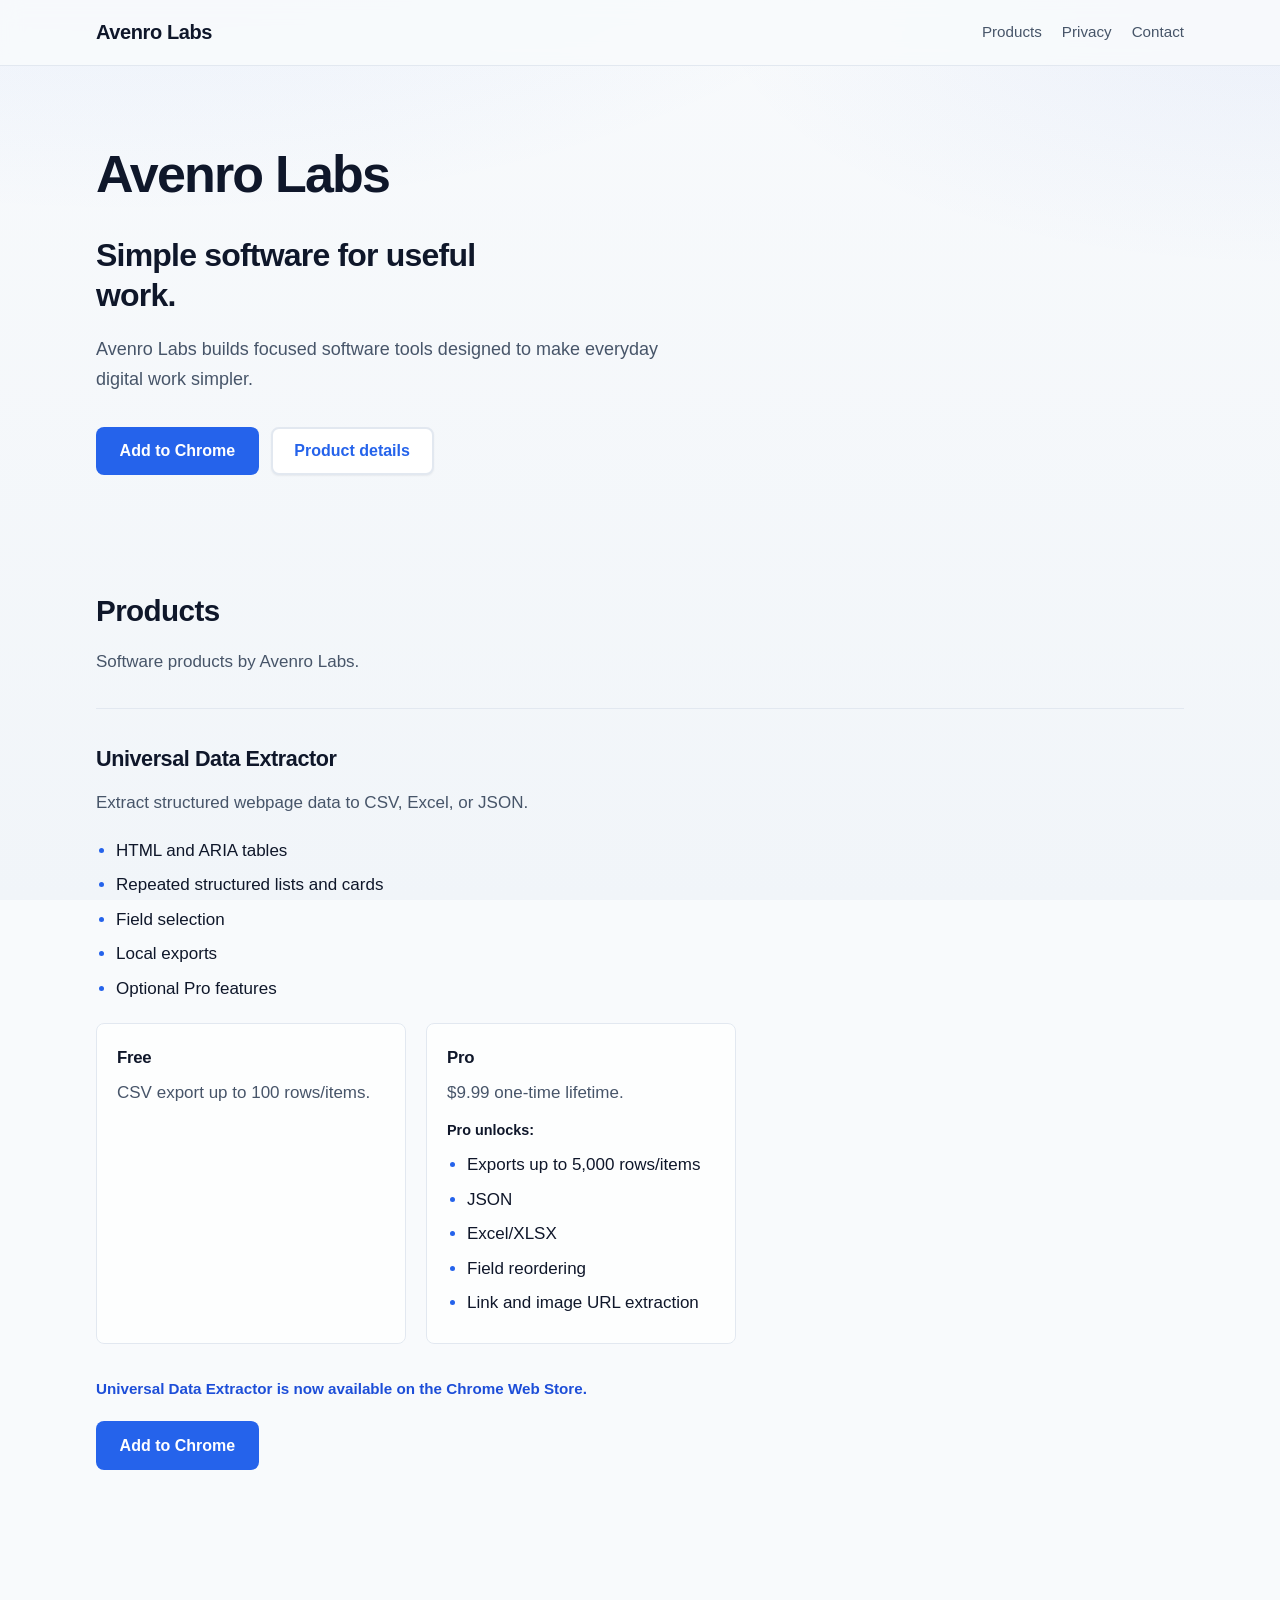
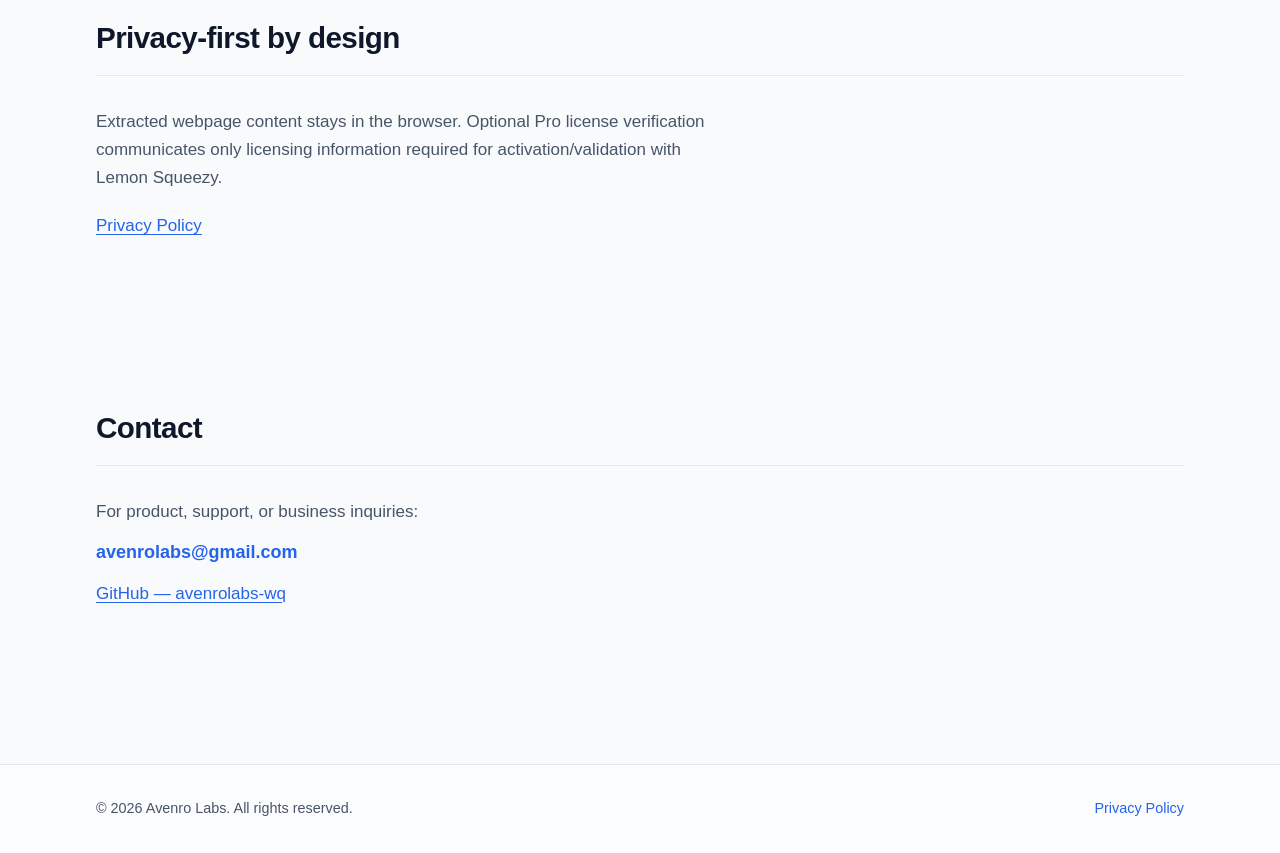
<file: index.html>
<!DOCTYPE html>
<html lang="en">
<head>
  <meta charset="utf-8">
  <meta name="viewport" content="width=device-width, initial-scale=1">
  <title>Avenro Labs — Software Products</title>
  <meta name="description" content="Avenro Labs builds focused software tools including Universal Data Extractor for Chrome, available on the Chrome Web Store.">
  <meta property="og:title" content="Avenro Labs — Software Products">
  <meta property="og:description" content="Avenro Labs builds focused software tools including Universal Data Extractor for Chrome, available on the Chrome Web Store.">
  <meta property="og:type" content="website">
  <meta property="og:url" content="https://avenrolabs-wq.github.io/">
  <meta name="theme-color" content="#2563EB">
  <link rel="stylesheet" href="styles.css">
</head>
<body>
  <a class="skip-link" href="#main">Skip to content</a>

  <header class="site-header">
    <div class="wrap site-header__inner">
      <a class="brand" href="/">Avenro Labs</a>
      <nav class="site-nav" aria-label="Primary">
        <ul>
          <li><a href="#products">Products</a></li>
          <li><a href="#privacy">Privacy</a></li>
          <li><a href="#contact">Contact</a></li>
        </ul>
      </nav>
    </div>
  </header>

  <main id="main">
    <section class="hero" aria-labelledby="hero-heading">
      <div class="wrap">
        <p class="hero__brand">Avenro Labs</p>
        <h1 id="hero-heading">Simple software for useful work.</h1>
        <p class="hero__lead">
          Avenro Labs builds focused software tools designed to make everyday digital work simpler.
        </p>
        <div class="hero__actions">
          <a class="button" href="https://chromewebstore.google.com/detail/mjefchghiimmniobemanfgddlcccpein">Add to Chrome</a>
          <a class="button button--secondary" href="#products">Product details</a>
        </div>
      </div>
    </section>

    <section id="products" class="section" aria-labelledby="products-heading">
      <div class="wrap">
        <h2 id="products-heading" class="section__title">Products</h2>
        <p class="section__lead">Software products by Avenro Labs.</p>

        <article class="product" aria-labelledby="ude-heading">
          <h3 id="ude-heading" class="product__name">Universal Data Extractor</h3>
          <p class="product__desc">
            Extract structured webpage data to CSV, Excel, or JSON.
          </p>
          <ul class="feature-list">
            <li>HTML and ARIA tables</li>
            <li>Repeated structured lists and cards</li>
            <li>Field selection</li>
            <li>Local exports</li>
            <li>Optional Pro features</li>
          </ul>

          <div class="product-plans">
            <div class="product-plan">
              <h4 class="product-plan__title">Free</h4>
              <p class="product-plan__text">CSV export up to 100 rows/items.</p>
            </div>
            <div class="product-plan">
              <h4 class="product-plan__title">Pro</h4>
              <p class="product-plan__text">$9.99 one-time lifetime.</p>
              <p class="product-plan__label">Pro unlocks:</p>
              <ul class="feature-list product-plan__list">
                <li>Exports up to 5,000 rows/items</li>
                <li>JSON</li>
                <li>Excel/XLSX</li>
                <li>Field reordering</li>
                <li>Link and image URL extraction</li>
              </ul>
            </div>
          </div>

          <p class="product__status">Universal Data Extractor is now available on the Chrome Web Store.</p>
          <p class="product__actions">
            <a class="button" href="https://chromewebstore.google.com/detail/mjefchghiimmniobemanfgddlcccpein">Add to Chrome</a>
          </p>
        </article>
      </div>
    </section>

    <section id="privacy" class="section section--privacy" aria-labelledby="privacy-heading">
      <div class="wrap">
        <h2 id="privacy-heading" class="section__title">Privacy-first by design</h2>
        <div class="privacy-panel">
          <p>
            Extracted webpage content stays in the browser. Optional Pro license verification
            communicates only licensing information required for activation/validation with Lemon
            Squeezy.
          </p>
          <p>
            <a href="/privacy/universal-data-extractor.html">Privacy Policy</a>
          </p>
        </div>
      </div>
    </section>

    <section id="contact" class="section section--contact" aria-labelledby="contact-heading">
      <div class="wrap">
        <h2 id="contact-heading" class="section__title">Contact</h2>
        <div class="contact-block">
          <p>For product, support, or business inquiries:</p>
          <p>
            <a class="contact-email" href="mailto:avenrolabs@gmail.com">avenrolabs@gmail.com</a>
          </p>
          <p>
            <a href="https://github.com/avenrolabs-wq">GitHub — avenrolabs-wq</a>
          </p>
        </div>
      </div>
    </section>
  </main>

  <footer class="site-footer">
    <div class="wrap site-footer__inner">
      <p>© 2026 Avenro Labs. All rights reserved.</p>
      <p>
        <a href="/privacy/universal-data-extractor.html">Privacy Policy</a>
      </p>
    </div>
  </footer>
</body>
</html>
</file>
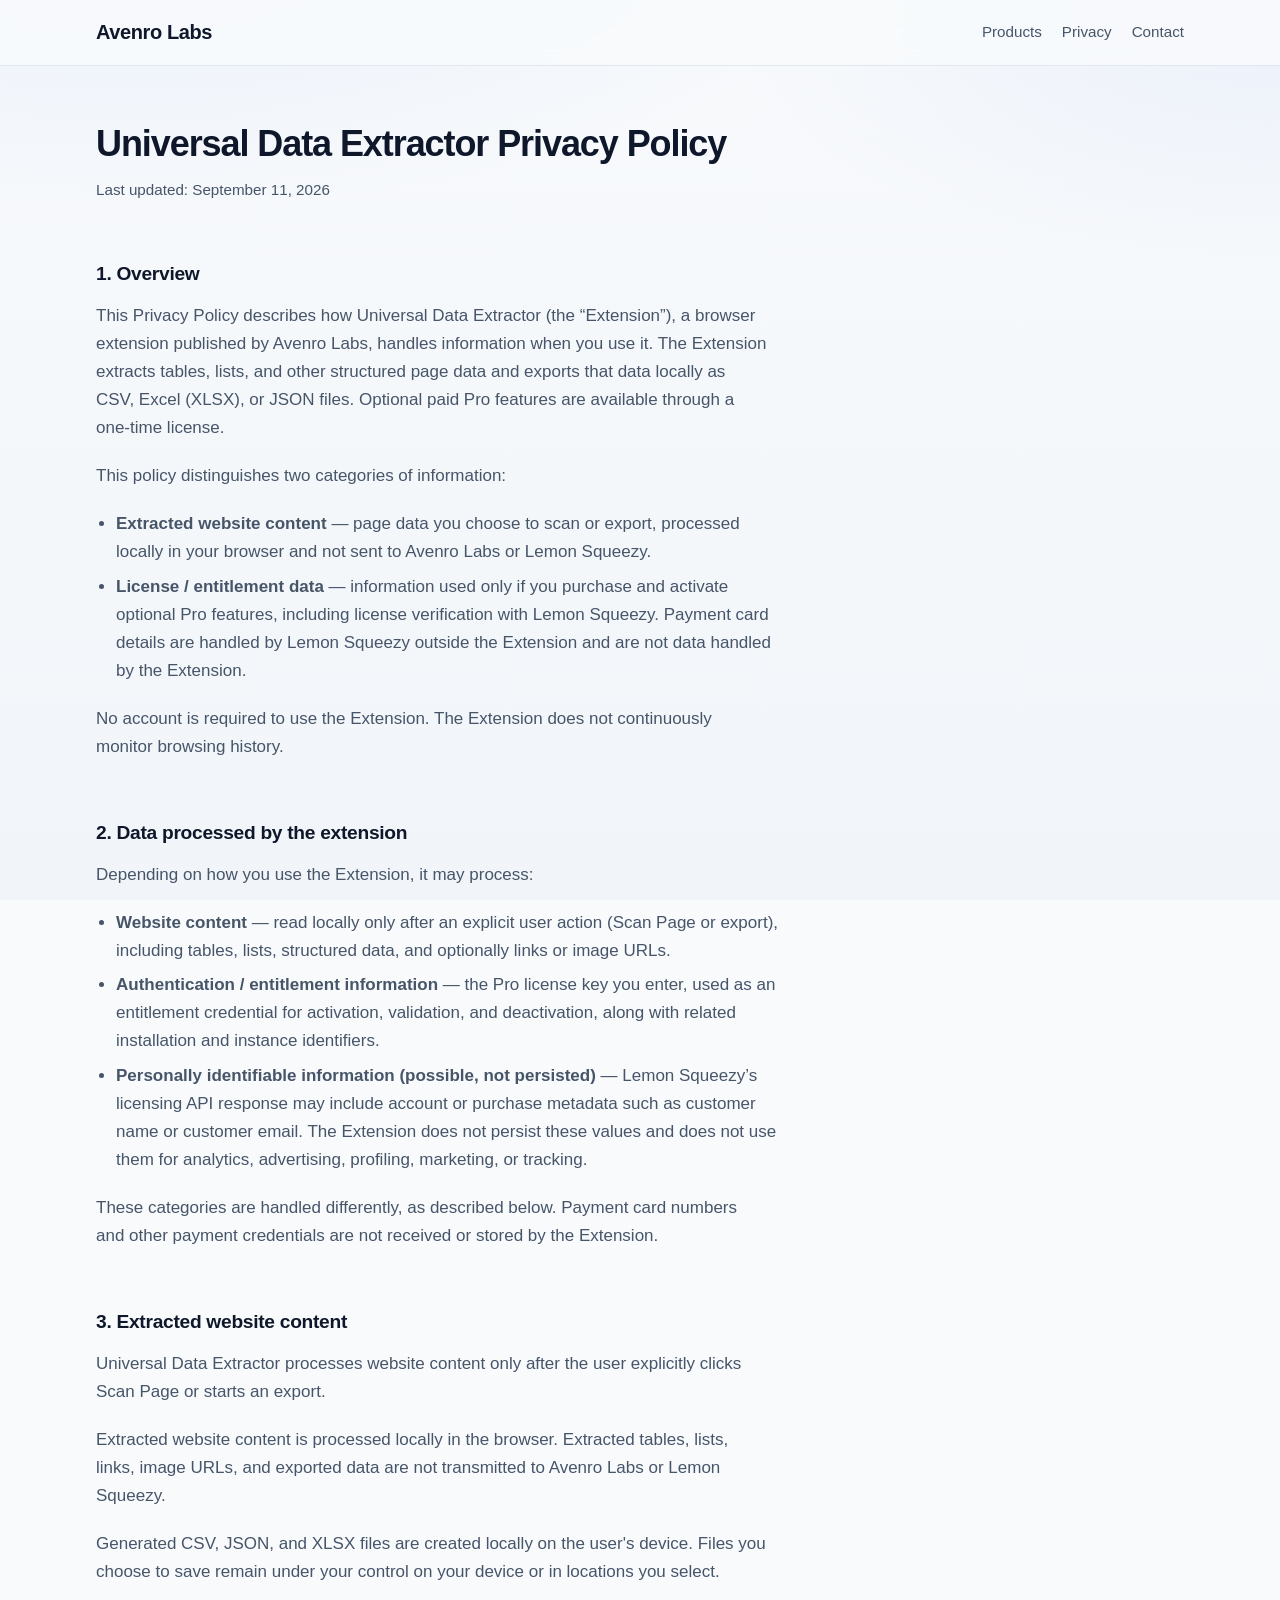
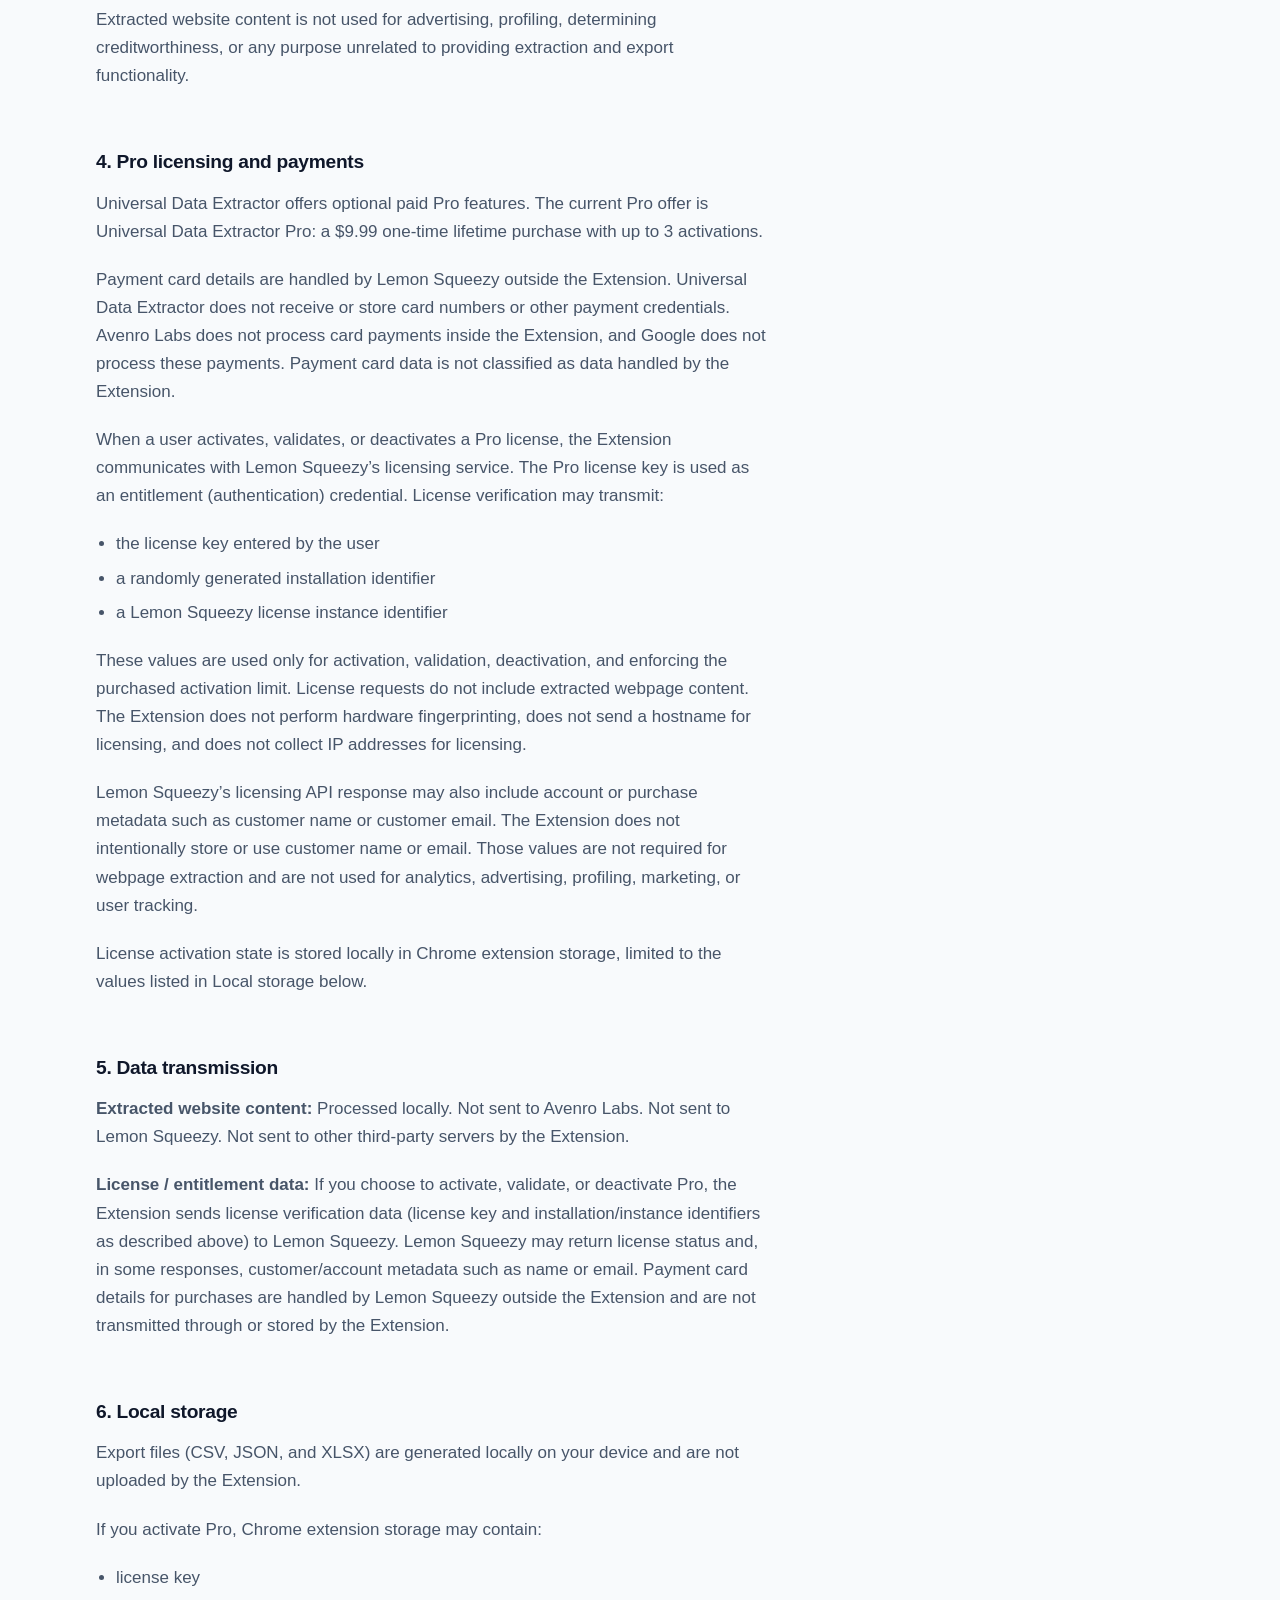
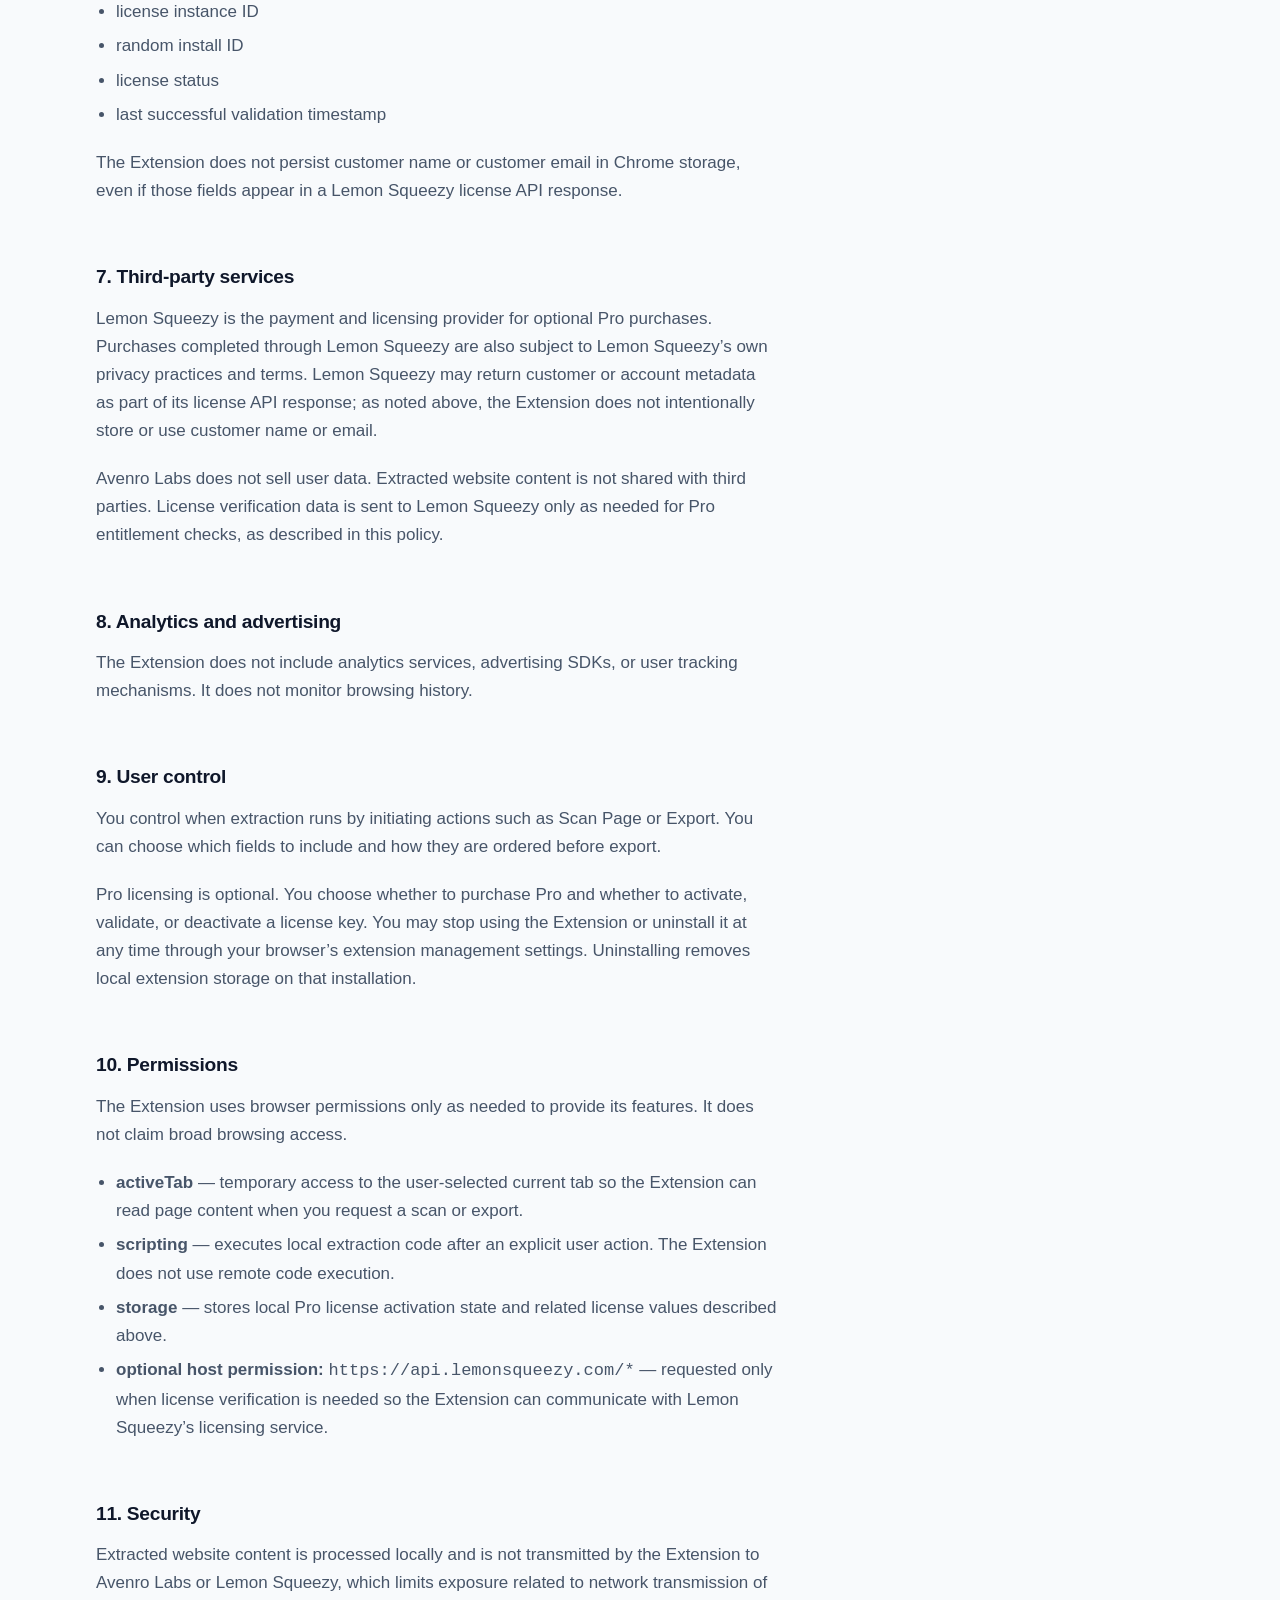
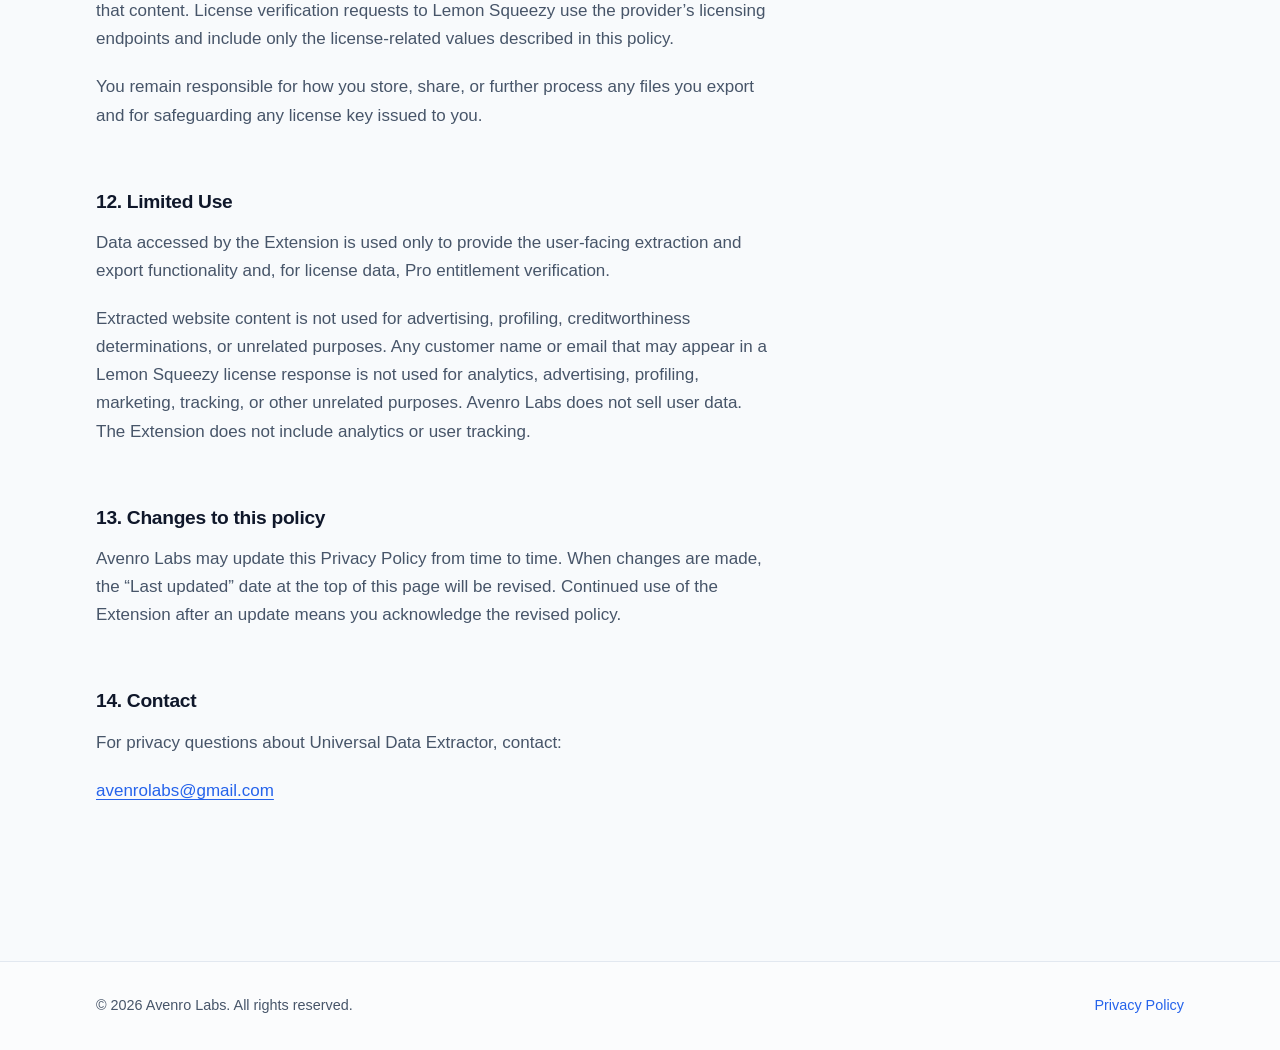
<file: privacy/universal-data-extractor.html>
<!DOCTYPE html>
<html lang="en">
<head>
  <meta charset="utf-8">
  <meta name="viewport" content="width=device-width, initial-scale=1">
  <title>Universal Data Extractor Privacy Policy — Avenro Labs</title>
  <meta name="description" content="Privacy policy for Universal Data Extractor by Avenro Labs. Extracted website content is processed locally; optional Pro licensing uses Lemon Squeezy.">
  <meta property="og:title" content="Universal Data Extractor Privacy Policy — Avenro Labs">
  <meta property="og:description" content="Privacy policy for Universal Data Extractor by Avenro Labs. Extracted website content is processed locally; optional Pro licensing uses Lemon Squeezy.">
  <meta property="og:type" content="website">
  <meta property="og:url" content="https://avenrolabs-wq.github.io/privacy/universal-data-extractor.html">
  <meta name="theme-color" content="#2563EB">
  <link rel="stylesheet" href="../styles.css">
</head>
<body class="policy-page">
  <a class="skip-link" href="#main">Skip to content</a>

  <header class="site-header">
    <div class="wrap site-header__inner">
      <a class="brand" href="/">Avenro Labs</a>
      <nav class="site-nav" aria-label="Primary">
        <ul>
          <li><a href="/#products">Products</a></li>
          <li><a href="/#privacy">Privacy</a></li>
          <li><a href="/#contact">Contact</a></li>
        </ul>
      </nav>
    </div>
  </header>

  <main id="main" class="policy">
    <div class="wrap">
      <h1>Universal Data Extractor Privacy Policy</h1>
      <p class="policy__meta">Last updated: September 11, 2026</p>

      <h2>1. Overview</h2>
      <p>
        This Privacy Policy describes how Universal Data Extractor (the “Extension”), a browser extension
        published by Avenro Labs, handles information when you use it. The Extension extracts tables, lists,
        and other structured page data and exports that data locally as CSV, Excel (XLSX), or JSON files.
        Optional paid Pro features are available through a one-time license.
      </p>
      <p>
        This policy distinguishes two categories of information:
      </p>
      <ul>
        <li>
          <strong>Extracted website content</strong> — page data you choose to scan or export, processed
          locally in your browser and not sent to Avenro Labs or Lemon Squeezy.
        </li>
        <li>
          <strong>License / entitlement data</strong> — information used only if you purchase and activate
          optional Pro features, including license verification with Lemon Squeezy. Payment card details are
          handled by Lemon Squeezy outside the Extension and are not data handled by the Extension.
        </li>
      </ul>
      <p>
        No account is required to use the Extension. The Extension does not continuously monitor browsing
        history.
      </p>

      <h2>2. Data processed by the extension</h2>
      <p>
        Depending on how you use the Extension, it may process:
      </p>
      <ul>
        <li>
          <strong>Website content</strong> — read locally only after an explicit user action (Scan Page or
          export), including tables, lists, structured data, and optionally links or image URLs.
        </li>
        <li>
          <strong>Authentication / entitlement information</strong> — the Pro license key you enter, used as
          an entitlement credential for activation, validation, and deactivation, along with related
          installation and instance identifiers.
        </li>
        <li>
          <strong>Personally identifiable information (possible, not persisted)</strong> — Lemon Squeezy’s
          licensing API response may include account or purchase metadata such as customer name or customer
          email. The Extension does not persist these values and does not use them for analytics,
          advertising, profiling, marketing, or tracking.
        </li>
      </ul>
      <p>
        These categories are handled differently, as described below. Payment card numbers and other payment
        credentials are not received or stored by the Extension.
      </p>

      <h2>3. Extracted website content</h2>
      <p>
        Universal Data Extractor processes website content only after the user explicitly clicks Scan Page
        or starts an export.
      </p>
      <p>
        Extracted website content is processed locally in the browser. Extracted tables, lists, links, image
        URLs, and exported data are not transmitted to Avenro Labs or Lemon Squeezy.
      </p>
      <p>
        Generated CSV, JSON, and XLSX files are created locally on the user's device. Files you choose to
        save remain under your control on your device or in locations you select.
      </p>
      <p>
        Extracted website content is not used for advertising, profiling, determining creditworthiness, or
        any purpose unrelated to providing extraction and export functionality.
      </p>

      <h2>4. Pro licensing and payments</h2>
      <p>
        Universal Data Extractor offers optional paid Pro features. The current Pro offer is Universal Data
        Extractor Pro: a $9.99 one-time lifetime purchase with up to 3 activations.
      </p>
      <p>
        Payment card details are handled by Lemon Squeezy outside the Extension. Universal Data Extractor
        does not receive or store card numbers or other payment credentials. Avenro Labs does not process
        card payments inside the Extension, and Google does not process these payments. Payment card data
        is not classified as data handled by the Extension.
      </p>
      <p>
        When a user activates, validates, or deactivates a Pro license, the Extension communicates with
        Lemon Squeezy’s licensing service. The Pro license key is used as an entitlement (authentication)
        credential. License verification may transmit:
      </p>
      <ul>
        <li>the license key entered by the user</li>
        <li>a randomly generated installation identifier</li>
        <li>a Lemon Squeezy license instance identifier</li>
      </ul>
      <p>
        These values are used only for activation, validation, deactivation, and enforcing the purchased
        activation limit. License requests do not include extracted webpage content. The Extension does not
        perform hardware fingerprinting, does not send a hostname for licensing, and does not collect IP
        addresses for licensing.
      </p>
      <p>
        Lemon Squeezy’s licensing API response may also include account or purchase metadata such as
        customer name or customer email. The Extension does not intentionally store or use customer name or
        email. Those values are not required for webpage extraction and are not used for analytics,
        advertising, profiling, marketing, or user tracking.
      </p>
      <p>
        License activation state is stored locally in Chrome extension storage, limited to the values listed
        in Local storage below.
      </p>

      <h2>5. Data transmission</h2>
      <p>
        <strong>Extracted website content:</strong> Processed locally. Not sent to Avenro Labs. Not sent to
        Lemon Squeezy. Not sent to other third-party servers by the Extension.
      </p>
      <p>
        <strong>License / entitlement data:</strong> If you choose to activate, validate, or deactivate Pro,
        the Extension sends license verification data (license key and installation/instance identifiers as
        described above) to Lemon Squeezy. Lemon Squeezy may return license status and, in some responses,
        customer/account metadata such as name or email. Payment card details for purchases are handled by
        Lemon Squeezy outside the Extension and are not transmitted through or stored by the Extension.
      </p>

      <h2>6. Local storage</h2>
      <p>
        Export files (CSV, JSON, and XLSX) are generated locally on your device and are not uploaded by the
        Extension.
      </p>
      <p>
        If you activate Pro, Chrome extension storage may contain:
      </p>
      <ul>
        <li>license key</li>
        <li>license instance ID</li>
        <li>random install ID</li>
        <li>license status</li>
        <li>last successful validation timestamp</li>
      </ul>
      <p>
        The Extension does not persist customer name or customer email in Chrome storage, even if those
        fields appear in a Lemon Squeezy license API response.
      </p>

      <h2>7. Third-party services</h2>
      <p>
        Lemon Squeezy is the payment and licensing provider for optional Pro purchases. Purchases completed
        through Lemon Squeezy are also subject to Lemon Squeezy’s own privacy practices and terms. Lemon
        Squeezy may return customer or account metadata as part of its license API response; as noted above,
        the Extension does not intentionally store or use customer name or email.
      </p>
      <p>
        Avenro Labs does not sell user data. Extracted website content is not shared with third parties.
        License verification data is sent to Lemon Squeezy only as needed for Pro entitlement checks, as
        described in this policy.
      </p>

      <h2>8. Analytics and advertising</h2>
      <p>
        The Extension does not include analytics services, advertising SDKs, or user tracking mechanisms.
        It does not monitor browsing history.
      </p>

      <h2>9. User control</h2>
      <p>
        You control when extraction runs by initiating actions such as Scan Page or Export. You can choose
        which fields to include and how they are ordered before export.
      </p>
      <p>
        Pro licensing is optional. You choose whether to purchase Pro and whether to activate, validate, or
        deactivate a license key. You may stop using the Extension or uninstall it at any time through your
        browser’s extension management settings. Uninstalling removes local extension storage on that
        installation.
      </p>

      <h2>10. Permissions</h2>
      <p>
        The Extension uses browser permissions only as needed to provide its features. It does not claim
        broad browsing access.
      </p>
      <ul>
        <li>
          <strong>activeTab</strong> — temporary access to the user-selected current tab so the Extension can
          read page content when you request a scan or export.
        </li>
        <li>
          <strong>scripting</strong> — executes local extraction code after an explicit user action. The
          Extension does not use remote code execution.
        </li>
        <li>
          <strong>storage</strong> — stores local Pro license activation state and related license values
          described above.
        </li>
        <li>
          <strong>optional host permission:</strong> <code>https://api.lemonsqueezy.com/*</code> — requested
          only when license verification is needed so the Extension can communicate with Lemon Squeezy’s
          licensing service.
        </li>
      </ul>

      <h2>11. Security</h2>
      <p>
        Extracted website content is processed locally and is not transmitted by the Extension to Avenro Labs
        or Lemon Squeezy, which limits exposure related to network transmission of that content. License
        verification requests to Lemon Squeezy use the provider’s licensing endpoints and include only the
        license-related values described in this policy.
      </p>
      <p>
        You remain responsible for how you store, share, or further process any files you export and for
        safeguarding any license key issued to you.
      </p>

      <h2>12. Limited Use</h2>
      <p>
        Data accessed by the Extension is used only to provide the user-facing extraction and export
        functionality and, for license data, Pro entitlement verification.
      </p>
      <p>
        Extracted website content is not used for advertising, profiling, creditworthiness determinations,
        or unrelated purposes. Any customer name or email that may appear in a Lemon Squeezy license response
        is not used for analytics, advertising, profiling, marketing, tracking, or other unrelated purposes.
        Avenro Labs does not sell user data. The Extension does not include analytics or user tracking.
      </p>

      <h2>13. Changes to this policy</h2>
      <p>
        Avenro Labs may update this Privacy Policy from time to time. When changes are made, the “Last updated”
        date at the top of this page will be revised. Continued use of the Extension after an update means you
        acknowledge the revised policy.
      </p>

      <h2>14. Contact</h2>
      <p>
        For privacy questions about Universal Data Extractor, contact:
      </p>
      <p>
        <a href="mailto:avenrolabs@gmail.com">avenrolabs@gmail.com</a>
      </p>
    </div>
  </main>

  <footer class="site-footer">
    <div class="wrap site-footer__inner">
      <p>© 2026 Avenro Labs. All rights reserved.</p>
      <p>
        <a href="/privacy/universal-data-extractor.html">Privacy Policy</a>
      </p>
    </div>
  </footer>
</body>
</html>
</file>
<file: styles.css>
/* Avenro Labs — site styles */

:root {
  --color-primary: #2563eb;
  --color-primary-dark: #1d4ed8;
  --color-text: #0f172a;
  --color-text-muted: #475569;
  --color-bg: #f8fafc;
  --color-surface: #ffffff;
  --color-border: #e2e8f0;
  --color-focus: #2563eb;
  --font-sans: "Segoe UI", "Helvetica Neue", ui-sans-serif, sans-serif;
  --font-display: "Segoe UI", "Helvetica Neue", ui-sans-serif, sans-serif;
  --space-xs: 0.5rem;
  --space-sm: 0.75rem;
  --space-md: 1.25rem;
  --space-lg: 2rem;
  --space-xl: 3.5rem;
  --space-2xl: 5rem;
  --max-width: 68rem;
  --radius: 0.5rem;
  --transition: 180ms ease;
}

*,
*::before,
*::after {
  box-sizing: border-box;
}

html {
  scroll-behavior: smooth;
}

@media (prefers-reduced-motion: reduce) {
  html {
    scroll-behavior: auto;
  }

  *,
  *::before,
  *::after {
    animation-duration: 0.01ms !important;
    animation-iteration-count: 1 !important;
    transition-duration: 0.01ms !important;
  }
}

body {
  margin: 0;
  font-family: var(--font-sans);
  font-size: 1.0625rem;
  line-height: 1.65;
  color: var(--color-text);
  background-color: var(--color-bg);
  background-image:
    radial-gradient(ellipse 120% 80% at 10% -20%, rgba(37, 99, 235, 0.09), transparent 55%),
    radial-gradient(ellipse 90% 60% at 100% 0%, rgba(29, 78, 216, 0.06), transparent 50%),
    linear-gradient(180deg, #f8fafc 0%, #f1f5f9 100%);
  background-attachment: fixed;
  min-height: 100vh;
}

img {
  max-width: 100%;
  height: auto;
}

a {
  color: var(--color-primary);
  text-decoration-thickness: 1px;
  text-underline-offset: 0.2em;
  transition: color var(--transition);
}

a:hover {
  color: var(--color-primary-dark);
}

a:focus-visible,
.button:focus-visible,
.site-nav a:focus-visible {
  outline: 2px solid var(--color-focus);
  outline-offset: 3px;
}

.skip-link {
  position: absolute;
  top: -100%;
  left: var(--space-md);
  z-index: 100;
  padding: var(--space-xs) var(--space-md);
  background: var(--color-surface);
  color: var(--color-text);
  border: 1px solid var(--color-border);
  border-radius: var(--radius);
  text-decoration: none;
  font-weight: 600;
}

.skip-link:focus {
  top: var(--space-sm);
}

.wrap {
  width: min(100% - 2rem, var(--max-width));
  margin-inline: auto;
}

/* Header */

.site-header {
  position: sticky;
  top: 0;
  z-index: 50;
  background: rgba(248, 250, 252, 0.92);
  backdrop-filter: blur(10px);
  border-bottom: 1px solid var(--color-border);
}

.site-header__inner {
  display: flex;
  align-items: center;
  justify-content: space-between;
  gap: var(--space-md);
  padding-block: 1rem;
}

.brand {
  font-family: var(--font-display);
  font-size: 1.25rem;
  font-weight: 700;
  letter-spacing: -0.02em;
  color: var(--color-text);
  text-decoration: none;
}

.brand:hover {
  color: var(--color-primary);
}

.site-nav ul {
  display: flex;
  flex-wrap: wrap;
  gap: 0.25rem 1.25rem;
  list-style: none;
  margin: 0;
  padding: 0;
}

.site-nav a {
  color: var(--color-text-muted);
  text-decoration: none;
  font-weight: 500;
  font-size: 0.95rem;
}

.site-nav a:hover {
  color: var(--color-primary);
}

/* Hero */

.hero {
  padding-block: var(--space-2xl) var(--space-xl);
  animation: fade-up 0.7s ease both;
}

.hero__brand {
  display: block;
  font-family: var(--font-display);
  font-size: clamp(2.25rem, 5vw, 3.25rem);
  font-weight: 750;
  letter-spacing: -0.035em;
  line-height: 1.1;
  color: var(--color-text);
  margin: 0 0 var(--space-lg);
}

.hero h1 {
  font-family: var(--font-display);
  font-size: clamp(1.5rem, 3.2vw, 2rem);
  font-weight: 600;
  letter-spacing: -0.025em;
  line-height: 1.25;
  color: var(--color-text);
  margin: 0 0 var(--space-md);
  max-width: 22ch;
}

.hero__lead {
  margin: 0 0 var(--space-lg);
  max-width: 38rem;
  color: var(--color-text-muted);
  font-size: 1.125rem;
}

.hero__actions {
  display: flex;
  flex-wrap: wrap;
  gap: var(--space-sm);
  align-items: center;
}

.button {
  display: inline-flex;
  align-items: center;
  justify-content: center;
  gap: 0.5rem;
  padding: 0.8rem 1.35rem;
  font: inherit;
  font-weight: 600;
  font-size: 1rem;
  line-height: 1.2;
  color: #ffffff;
  background: var(--color-primary);
  border: 2px solid transparent;
  border-radius: var(--radius);
  text-decoration: none;
  cursor: pointer;
  transition:
    background-color var(--transition),
    transform var(--transition),
    box-shadow var(--transition);
}

.button:hover {
  background: var(--color-primary-dark);
  color: #ffffff;
  transform: translateY(-1px);
}

.button:active {
  transform: translateY(0);
}

.button--secondary {
  color: var(--color-primary);
  background: var(--color-surface);
  border-color: var(--color-border);
  box-shadow: 0 1px 2px rgba(15, 23, 42, 0.06);
}

.button--secondary:hover {
  color: var(--color-primary-dark);
  background: #ffffff;
  border-color: rgba(37, 99, 235, 0.35);
}

/* Sections */

.section {
  padding-block: var(--space-xl);
  animation: fade-up 0.7s ease both;
  animation-delay: 0.08s;
}

.section--privacy {
  animation-delay: 0.12s;
}

.section--contact {
  animation-delay: 0.16s;
}

.section__title {
  font-family: var(--font-display);
  font-size: clamp(1.5rem, 2.5vw, 1.85rem);
  font-weight: 700;
  letter-spacing: -0.02em;
  margin: 0 0 var(--space-sm);
}

.section__lead {
  margin: 0 0 var(--space-lg);
  color: var(--color-text-muted);
  max-width: 40rem;
}

.product {
  padding: var(--space-lg) 0;
  border-top: 1px solid var(--color-border);
}

.product__name {
  font-family: var(--font-display);
  font-size: 1.35rem;
  font-weight: 700;
  letter-spacing: -0.02em;
  margin: 0 0 var(--space-sm);
}

.product__desc {
  margin: 0 0 var(--space-md);
  color: var(--color-text-muted);
  max-width: 40rem;
}

.feature-list {
  margin: 0 0 var(--space-md);
  padding-left: 1.25rem;
  max-width: 36rem;
  color: var(--color-text);
}

.feature-list li {
  margin-bottom: 0.4rem;
}

.feature-list li::marker {
  color: var(--color-primary);
}

.product__status {
  margin: 0 0 var(--space-md);
  font-size: 0.95rem;
  font-weight: 600;
  color: var(--color-primary-dark);
}

.product-plans {
  display: grid;
  gap: var(--space-md);
  margin: 0 0 var(--space-lg);
  max-width: 40rem;
}

@media (min-width: 640px) {
  .product-plans {
    grid-template-columns: repeat(2, minmax(0, 1fr));
  }
}

.product-plan {
  padding: var(--space-md);
  background: rgba(255, 255, 255, 0.75);
  border: 1px solid var(--color-border);
  border-radius: var(--radius);
}

.product-plan__title {
  margin: 0 0 var(--space-xs);
  font-family: var(--font-display);
  font-size: 1.05rem;
  font-weight: 700;
  letter-spacing: -0.015em;
}

.product-plan__text {
  margin: 0 0 var(--space-sm);
  color: var(--color-text-muted);
}

.product-plan__label {
  margin: 0 0 var(--space-xs);
  font-size: 0.9rem;
  font-weight: 600;
  color: var(--color-text);
}

.product-plan__list {
  margin-bottom: 0;
}

.product__actions {
  margin: 0;
}

.privacy-panel {
  padding: var(--space-lg) 0;
  border-top: 1px solid var(--color-border);
}

.privacy-panel p {
  margin: 0 0 var(--space-md);
  max-width: 40rem;
  color: var(--color-text-muted);
}

.contact-block {
  padding: var(--space-lg) 0;
  border-top: 1px solid var(--color-border);
}

.contact-block p {
  margin: 0 0 var(--space-sm);
  color: var(--color-text-muted);
}

.contact-email {
  font-size: 1.125rem;
  font-weight: 600;
  text-decoration: none;
}

.contact-email:hover {
  text-decoration: underline;
}

/* Footer */

.site-footer {
  margin-top: var(--space-xl);
  padding-block: var(--space-lg);
  border-top: 1px solid var(--color-border);
  background: rgba(255, 255, 255, 0.55);
}

.site-footer__inner {
  display: flex;
  flex-wrap: wrap;
  align-items: center;
  justify-content: space-between;
  gap: var(--space-md);
}

.site-footer p {
  margin: 0;
  font-size: 0.9rem;
  color: var(--color-text-muted);
}

.site-footer a {
  font-size: 0.9rem;
  font-weight: 500;
  text-decoration: none;
}

.site-footer a:hover {
  text-decoration: underline;
}

/* Privacy policy page */

.policy-page .site-header {
  margin-bottom: 0;
}

.policy {
  padding-block: var(--space-xl) var(--space-2xl);
}

.policy__meta {
  margin: 0 0 var(--space-lg);
  color: var(--color-text-muted);
  font-size: 0.95rem;
}

.policy h1 {
  font-family: var(--font-display);
  font-size: clamp(1.75rem, 3.5vw, 2.25rem);
  font-weight: 750;
  letter-spacing: -0.03em;
  line-height: 1.2;
  margin: 0 0 var(--space-sm);
}

.policy h2 {
  font-family: var(--font-display);
  font-size: 1.2rem;
  font-weight: 700;
  letter-spacing: -0.015em;
  margin: var(--space-xl) 0 var(--space-sm);
}

.policy p,
.policy li {
  color: var(--color-text-muted);
  max-width: 42rem;
}

.policy ul {
  padding-left: 1.25rem;
  margin: 0 0 var(--space-md);
}

.policy li {
  margin-bottom: 0.4rem;
}

.policy p {
  margin: 0 0 var(--space-md);
}

@keyframes fade-up {
  from {
    opacity: 0;
    transform: translateY(12px);
  }
  to {
    opacity: 1;
    transform: translateY(0);
  }
}

@media (max-width: 640px) {
  .site-header__inner {
    flex-direction: column;
    align-items: flex-start;
  }

  .hero {
    padding-block: var(--space-xl) var(--space-lg);
  }

  .site-footer__inner {
    flex-direction: column;
    align-items: flex-start;
  }
}
</file>
